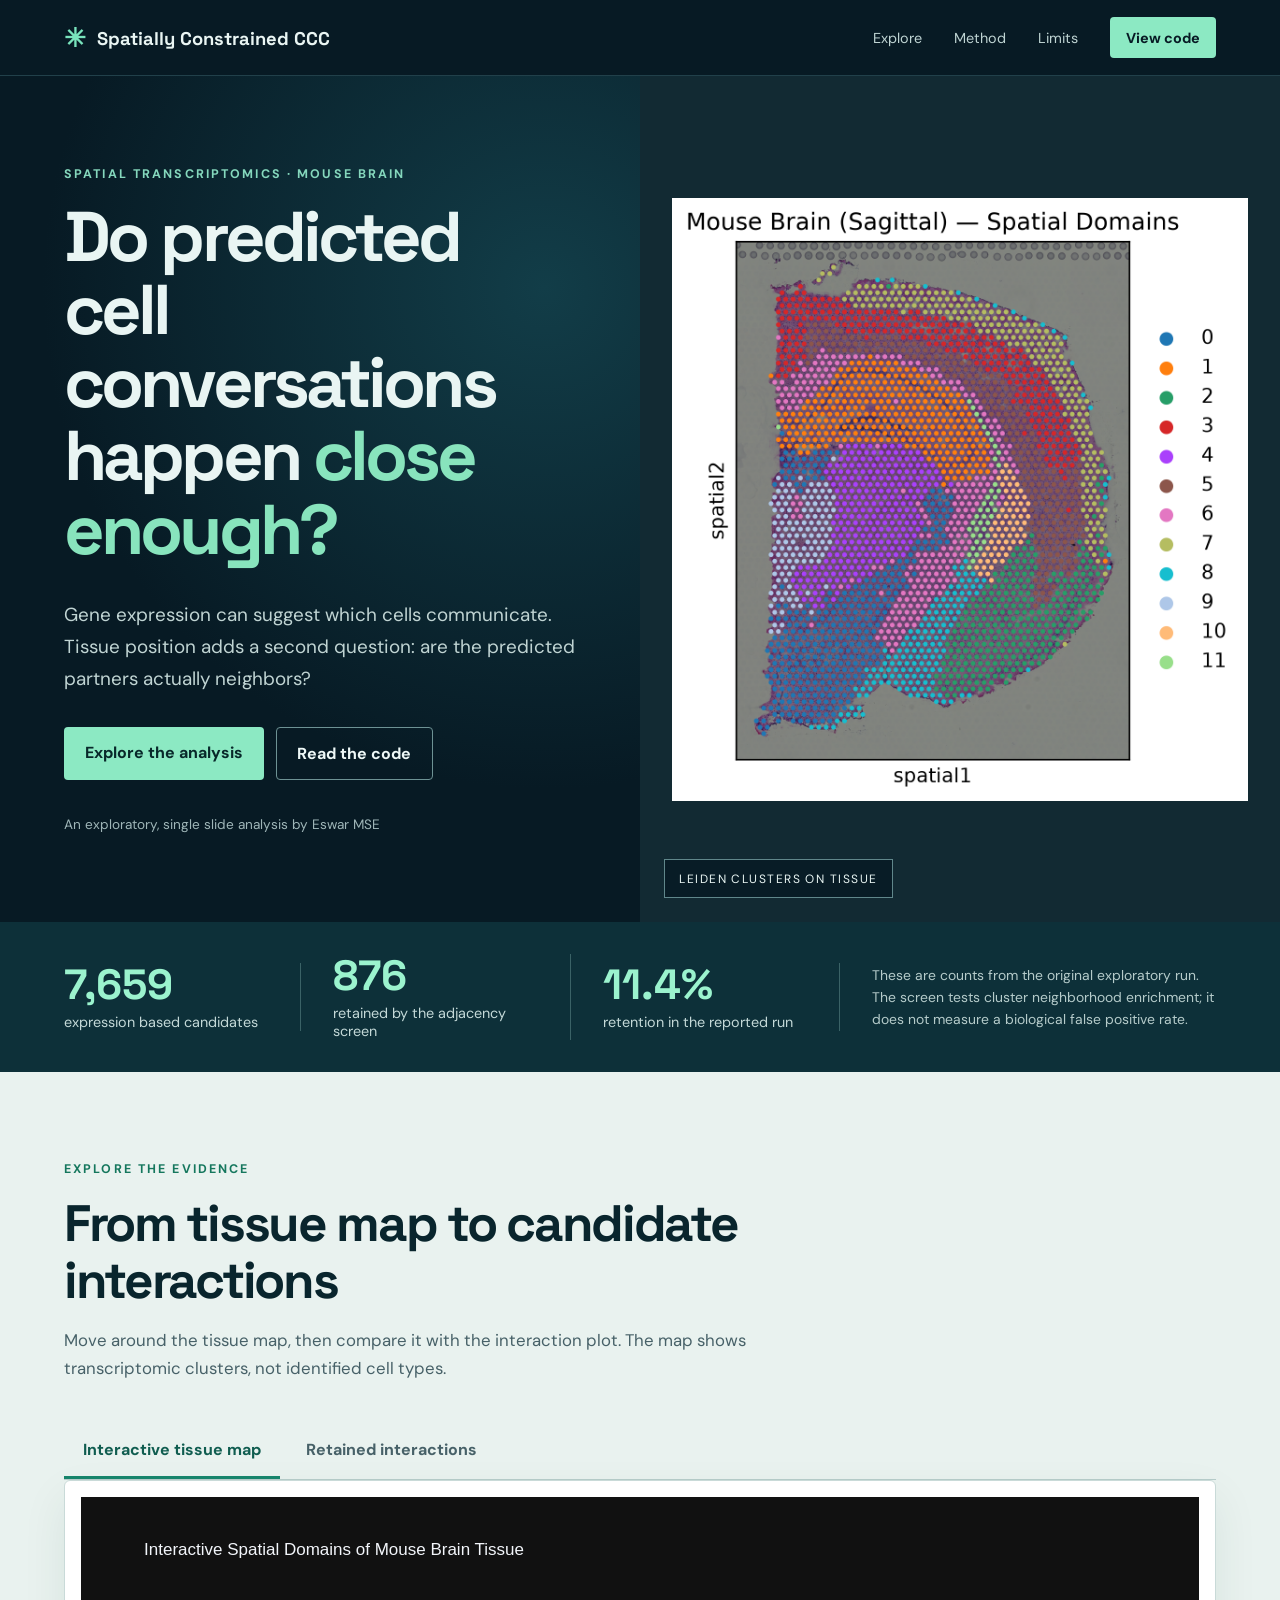
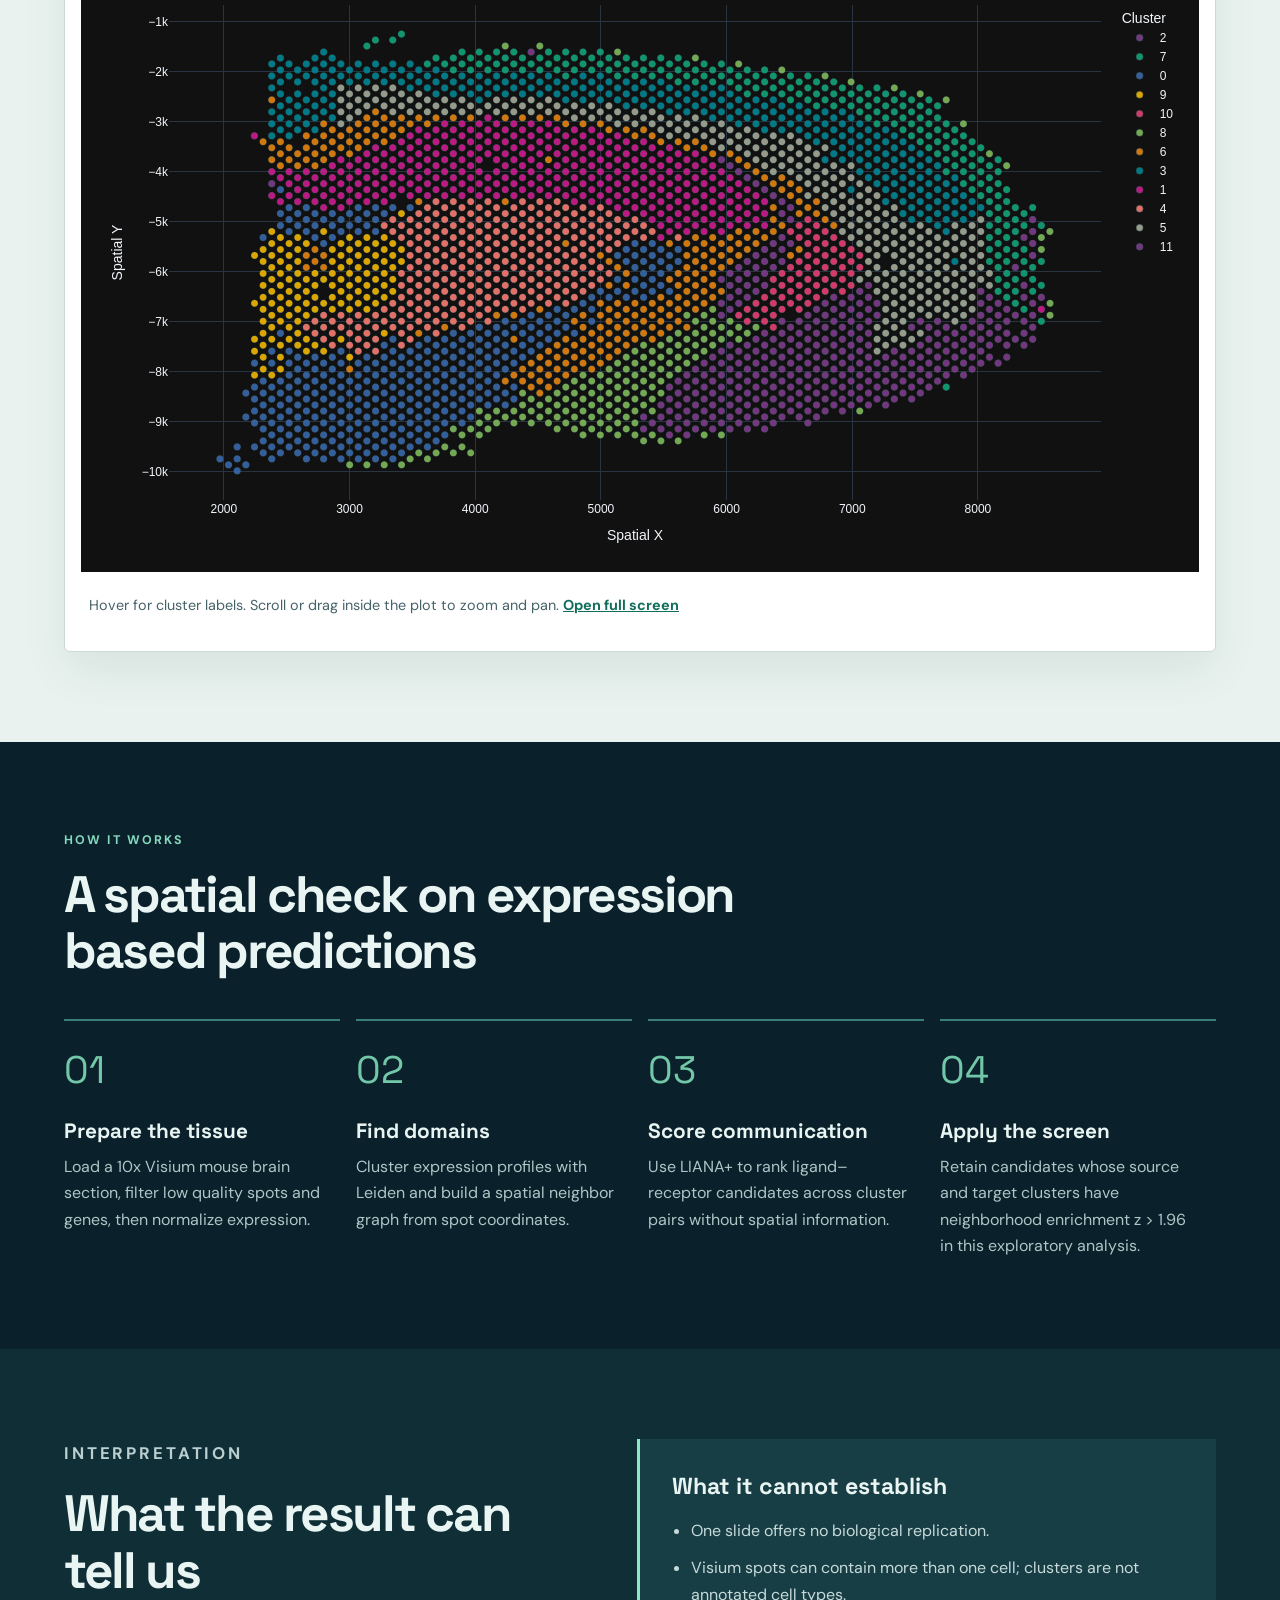
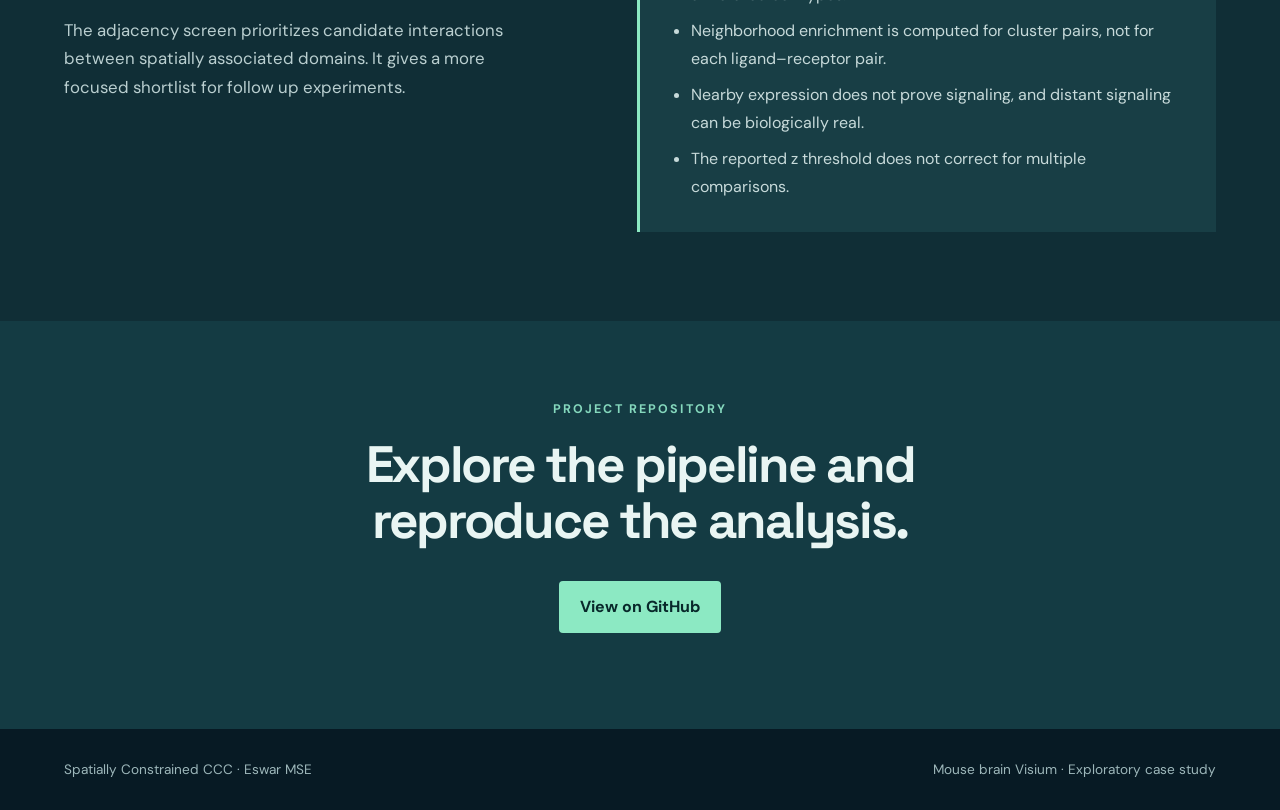
<file: docs/index.html>
<!doctype html>
<html lang="en">
<head>
  <meta charset="utf-8">
  <meta name="viewport" content="width=device-width, initial-scale=1">
  <meta name="theme-color" content="#071a24">
  <meta name="description" content="An interactive case study in spatially constrained cell communication using mouse brain Visium data.">
  <title>Spatially Constrained CCC — Eswar MSE</title>
  <link rel="stylesheet" href="styles.css">
</head>
<body>
  <a class="skip" href="#main">Skip to content</a>
  <header class="site-header">
    <a class="brand" href="#top"><span class="brand-mark" aria-hidden="true">✳</span> Spatially Constrained CCC</a>
    <nav aria-label="Main navigation"><a href="#explore">Explore</a><a href="#method">Method</a><a href="#caveats">Limits</a><a class="nav-cta" href="https://github.com/Eswar-mse/Spatially-Constrained-CCC">View code</a></nav>
  </header>
  <main id="main">
    <section class="hero" id="top">
      <div class="hero-copy">
        <p class="eyebrow">SPATIAL TRANSCRIPTOMICS · MOUSE BRAIN</p>
        <h1>Do predicted cell conversations happen <em>close enough?</em></h1>
        <p class="lead">Gene expression can suggest which cells communicate. Tissue position adds a second question: are the predicted partners actually neighbors?</p>
        <div class="hero-actions"><a class="button primary" href="#explore">Explore the analysis</a><a class="button secondary" href="https://github.com/Eswar-mse/Spatially-Constrained-CCC">Read the code</a></div>
        <p class="hero-note">An exploratory, single slide analysis by Eswar MSE</p>
      </div>
      <div class="hero-image"><img src="assets/tissue_clusters_overlay.png" alt="Mouse brain tissue image overlaid with colored spatial clusters"><span class="image-label">LEIDEN CLUSTERS ON TISSUE</span></div>
    </section>
    <section class="summary" aria-label="Analysis summary">
      <div><strong>7,659</strong><span>expression based candidates</span></div>
      <div><strong>876</strong><span>retained by the adjacency screen</span></div>
      <div><strong>11.4%</strong><span>retention in the reported run</span></div>
      <p>These are counts from the original exploratory run. The screen tests cluster neighborhood enrichment; it does not measure a biological false positive rate.</p>
    </section>
    <section class="section explore" id="explore">
      <div class="section-intro"><p class="eyebrow">EXPLORE THE EVIDENCE</p><h2>From tissue map to candidate interactions</h2><p>Move around the tissue map, then compare it with the interaction plot. The map shows transcriptomic clusters, not identified cell types.</p></div>
      <div class="tabs" role="tablist" aria-label="Explore figures"><button class="tab active" id="map-tab" type="button" role="tab" aria-selected="true" aria-controls="map-panel">Interactive tissue map</button><button class="tab" id="hits-tab" type="button" role="tab" aria-selected="false" aria-controls="hits-panel">Retained interactions</button></div>
      <div class="figure-frame" id="map-panel" role="tabpanel" aria-labelledby="map-tab"><iframe title="Interactive spatial cluster map" loading="lazy" src="assets/interactive_clusters.html"></iframe><p class="caption">Hover for cluster labels. Scroll or drag inside the plot to zoom and pan. <a href="assets/interactive_clusters.html" target="_blank" rel="noopener noreferrer">Open full screen</a></p></div>
      <div class="figure-frame" id="hits-panel" role="tabpanel" aria-labelledby="hits-tab" hidden><img src="assets/spatial_ccc_border_dotplot.png" alt="Dot plot of the top retained ligand receptor pairs across cluster pairs"><p class="caption">Top ranked cross cluster ligand–receptor candidates after the adjacency screen. <a href="assets/spatial_ccc_border_dotplot.png" target="_blank" rel="noopener noreferrer">Open image</a></p></div>
    </section>
    <section class="section method" id="method"><div class="section-intro"><p class="eyebrow">HOW IT WORKS</p><h2>A spatial check on expression based predictions</h2></div><div class="steps"><article><span>01</span><h3>Prepare the tissue</h3><p>Load a 10x Visium mouse brain section, filter low quality spots and genes, then normalize expression.</p></article><article><span>02</span><h3>Find domains</h3><p>Cluster expression profiles with Leiden and build a spatial neighbor graph from spot coordinates.</p></article><article><span>03</span><h3>Score communication</h3><p>Use LIANA+ to rank ligand–receptor candidates across cluster pairs without spatial information.</p></article><article><span>04</span><h3>Apply the screen</h3><p>Retain candidates whose source and target clusters have neighborhood enrichment z &gt; 1.96 in this exploratory analysis.</p></article></div></section>
    <section class="section caveats" id="caveats"><div><p class="eyebrow">INTERPRETATION</p><h2>What the result can tell us</h2><p>The adjacency screen prioritizes candidate interactions between spatially associated domains. It gives a more focused shortlist for follow up experiments.</p></div><div class="caveat-card"><h3>What it cannot establish</h3><ul><li>One slide offers no biological replication.</li><li>Visium spots can contain more than one cell; clusters are not annotated cell types.</li><li>Neighborhood enrichment is computed for cluster pairs, not for each ligand–receptor pair.</li><li>Nearby expression does not prove signaling, and distant signaling can be biologically real.</li><li>The reported z threshold does not correct for multiple comparisons.</li></ul></div></section>
    <section class="closing"><p class="eyebrow">PROJECT REPOSITORY</p><h2>Explore the pipeline and reproduce the analysis.</h2><a class="button primary" href="https://github.com/Eswar-mse/Spatially-Constrained-CCC">View on GitHub</a></section>
  </main>
  <footer><span>Spatially Constrained CCC · Eswar MSE</span><span>Mouse brain Visium · Exploratory case study</span></footer>
  <script src="script.js"></script>
</body>
</html>
</file>
<file: docs/styles.css>
@import url('https://fonts.googleapis.com/css2?family=DM+Sans:wght@400;500;600;700&family=Space+Grotesk:wght@400;500;600;700&display=swap');
:root{font-family:'DM Sans',sans-serif;color:#e9f5f3;background:#071a24;font-size:16px;scroll-behavior:smooth}*{box-sizing:border-box}body{margin:0}a{color:inherit}button{font:inherit}.skip{position:absolute;top:-4rem;left:1rem;background:#fff;color:#071a24;padding:.5rem;z-index:10}.skip:focus{top:1rem}.site-header{min-height:76px;padding:1rem clamp(1.2rem,5vw,5rem);display:flex;align-items:center;justify-content:space-between;gap:2rem;border-bottom:1px solid #21404a;background:#071a24}.brand{text-decoration:none;font-family:'Space Grotesk',sans-serif;font-size:1.15rem;font-weight:700}.brand-mark{color:#79e4bd;font-size:1.6rem;vertical-align:-.1rem;margin-right:.35rem}.site-header nav{display:flex;align-items:center;gap:2rem}.site-header nav a{text-decoration:none;font-size:.9rem;color:#bfd4d3}.site-header nav a:hover,.caption a:hover{color:#79e4bd}.site-header nav .nav-cta{color:#071a24;background:#8ce9c3;padding:.7rem 1rem;border-radius:4px;font-weight:700}.hero{display:grid;grid-template-columns:1fr 1fr;min-height:650px}.hero-copy{padding:clamp(3rem,7vw,7rem) clamp(1.2rem,5vw,5rem);display:flex;flex-direction:column;justify-content:center;background:radial-gradient(circle at 85% 25%,#123d48 0%,#071a24 60%)}.eyebrow{letter-spacing:.17em;font-weight:700;color:#85d8bd;font-size:.78rem;margin:0 0 1.2rem}.hero h1,h2,h3{font-family:'Space Grotesk',sans-serif}.hero h1{font-size:clamp(3rem,5.5vw,5.8rem);line-height:1.04;letter-spacing:-.055em;margin:0 0 2rem;max-width:11ch}.hero h1 em{font-style:normal;color:#88e4bd}.lead{font-size:1.18rem;line-height:1.7;color:#c0d4d3;max-width:34rem;margin:0 0 2rem}.hero-actions{display:flex;gap:.75rem;flex-wrap:wrap}.button{display:inline-block;text-decoration:none;border-radius:4px;padding:.95rem 1.3rem;font-weight:700;transition:transform .15s,background .15s}.button:hover{transform:translateY(-2px)}.primary{background:#8ce9c3;color:#08282a}.primary:hover{background:#a5f8d7}.secondary{border:1px solid #6d9294;color:#eef8f7}.hero-note{font-size:.85rem;color:#9fb6b8;margin:2.2rem 0 0}.hero-image{position:relative;min-height:460px;background:#122a33;overflow:hidden}.hero-image img{width:100%;height:100%;object-fit:contain;padding:2rem}.image-label{position:absolute;bottom:1.5rem;left:1.5rem;background:#071a24d9;border:1px solid #60878b;padding:.65rem .9rem;font-size:.75rem;letter-spacing:.12em}.summary{display:grid;grid-template-columns:repeat(3,1fr) 1.45fr;background:#0d3039;padding:2rem clamp(1.2rem,5vw,5rem);gap:2rem;align-items:center}.summary div{border-right:1px solid #3a6266;padding-right:1.5rem}.summary strong{display:block;font-family:'Space Grotesk',sans-serif;font-size:clamp(2rem,3.3vw,3.2rem);color:#9bf3ce;line-height:1}.summary span{display:block;margin-top:.45rem;color:#c4d9d8;font-size:.9rem}.summary p{color:#b5cbca;line-height:1.6;font-size:.87rem;margin:0}.section{padding:clamp(4rem,7vw,7rem) clamp(1.2rem,5vw,5rem)}.section-intro{max-width:48rem;margin-bottom:2.5rem}.section h2,.closing h2{font-size:clamp(2.2rem,4vw,4rem);letter-spacing:-.045em;line-height:1.1;margin:0 0 1rem}.section-intro>p:last-child,.caveats p{color:#bacfd0;line-height:1.7;font-size:1.05rem}.explore{background:#e9f2ef;color:#09252d}.explore .eyebrow{color:#15775d}.explore .section-intro>p:last-child{color:#476168}.tabs{display:flex;gap:.4rem;border-bottom:1px solid #b7cdcb}.tab{border:0;background:transparent;color:#476168;padding:1rem 1.2rem;cursor:pointer;font-weight:700;border-bottom:3px solid transparent}.tab.active,.tab:hover{color:#105d50;border-bottom-color:#16846b}.figure-frame{background:#fff;border:1px solid #c9dad8;border-radius:6px;padding:1rem;box-shadow:0 18px 45px #0a3c3914}.figure-frame iframe{border:0;width:100%;height:min(75vh,700px);min-height:450px;background:#111}.figure-frame img{display:block;width:100%;height:auto;max-height:700px;object-fit:contain}.caption{font-size:.9rem;color:#466269;line-height:1.5;padding:.25rem .5rem}.caption a{color:#126e5c;font-weight:700}.method{background:#0a202a}.steps{display:grid;grid-template-columns:repeat(4,1fr);gap:1rem}.steps article{border-top:2px solid #397c78;padding:1.5rem 1rem 0 0}.steps article span{font-family:'Space Grotesk',sans-serif;font-size:2.4rem;color:#72c7a8}.steps h3{font-size:1.3rem;margin:1.5rem 0 .6rem}.steps p{color:#aec6c6;line-height:1.65;margin:0}.caveats{display:grid;grid-template-columns:1fr 1.2fr;gap:clamp(2rem,7vw,7rem);background:#102e36}.caveats>div:first-child{max-width:32rem}.caveat-card{background:#183e45;border-left:3px solid #8ce9c3;padding:2rem}.caveat-card h3{font-size:1.45rem;margin:0 0 1rem}.caveat-card ul{padding-left:1.2rem;margin:0;color:#c7dada;line-height:1.7}.caveat-card li+li{margin-top:.6rem}.closing{text-align:center;padding:5rem 1rem 6rem;background:#143b43}.closing h2{max-width:18ch;margin:0 auto 2rem}footer{display:flex;justify-content:space-between;gap:1rem;padding:2rem clamp(1.2rem,5vw,5rem);font-size:.85rem;color:#9db7ba}@media(max-width:900px){.hero{grid-template-columns:1fr}.hero h1{max-width:14ch}.hero-image{height:500px}.summary{grid-template-columns:repeat(3,1fr)}.summary p{grid-column:1/-1}.steps{grid-template-columns:repeat(2,1fr)}.caveats{grid-template-columns:1fr}}@media(max-width:600px){.site-header{align-items:flex-start;flex-direction:column;gap:.7rem}.site-header nav{gap:1rem;flex-wrap:wrap}.site-header nav a{font-size:.83rem}.hero-image{height:340px;min-height:0}.hero-image img{padding:.5rem}.summary{grid-template-columns:1fr;gap:1.4rem}.summary div{border-right:0;border-bottom:1px solid #3a6266;padding-bottom:1rem}.summary p{grid-column:auto}.steps{grid-template-columns:1fr}.tabs{overflow-x:auto}.tab{white-space:nowrap}.figure-frame iframe{min-height:400px;height:480px}footer{flex-direction:column}}
</file>
